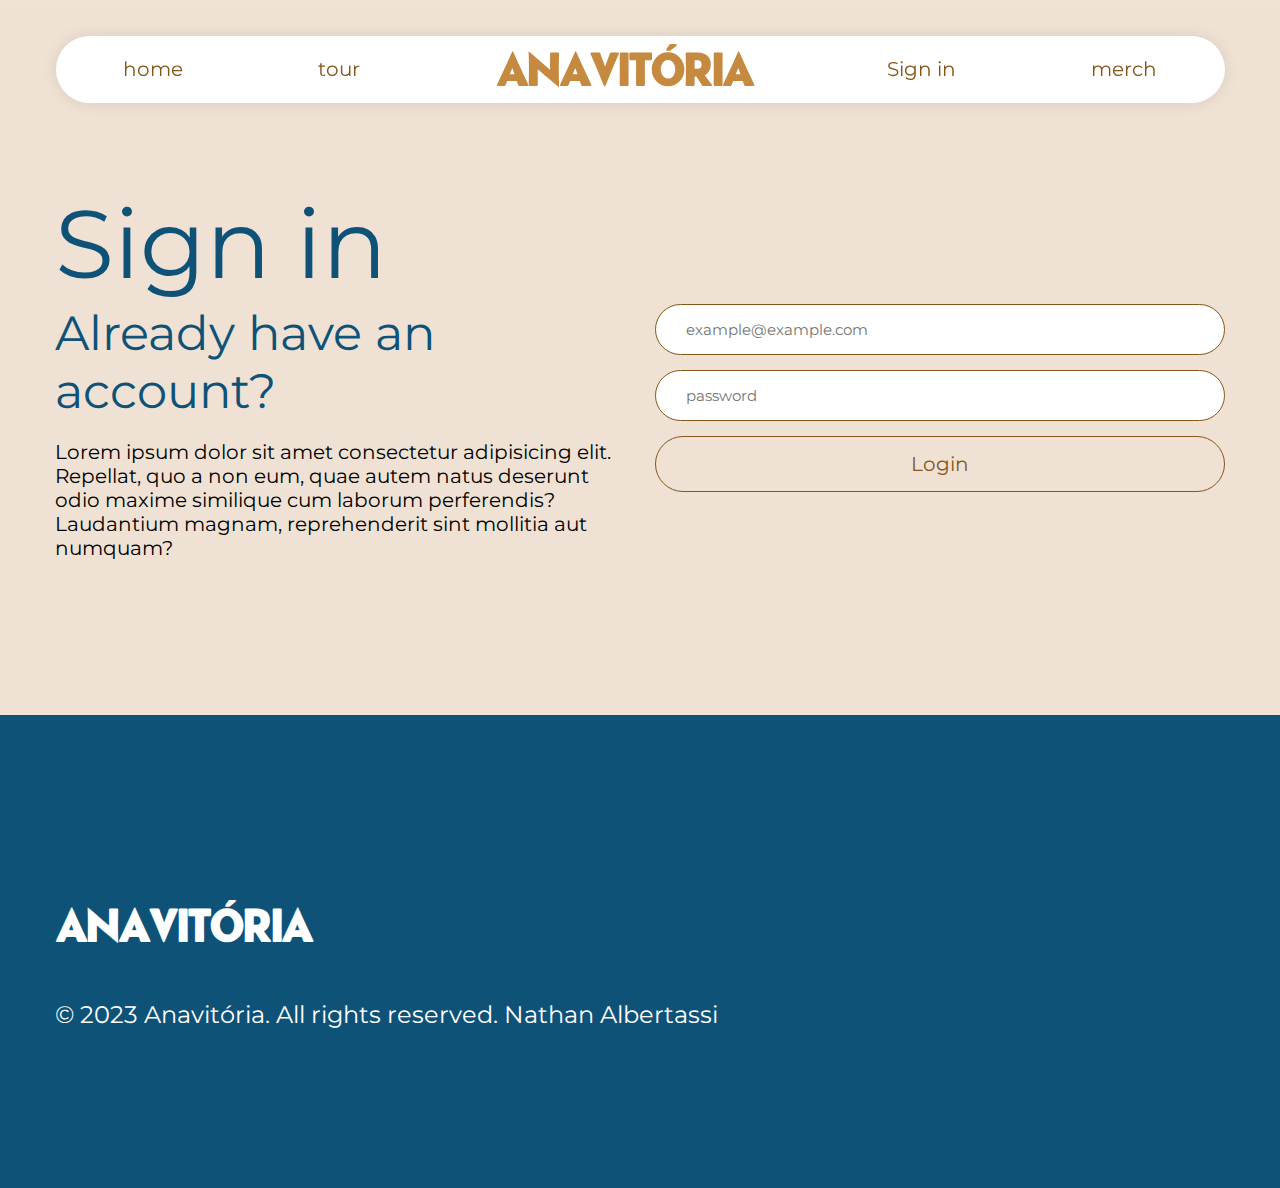
<file: login.html>
<!DOCTYPE html>
<html lang="en">
<head>
    <meta charset="UTF-8">
    <meta name="viewport" content="width=device-width, initial-scale=1.0">

    
    <link rel="stylesheet" href="css/css.css">

    <title>ANAVITÓRIA - Flex elements - Nathan Albertassi</title>

</head>
<body>

    
    <header class="flexHeader" id="mainHeader">
            <nav class="container">
                <a href="index.html">home <span class="color1"></span><span class="color2"></span><span class="color3"></span><span class="color4"></span><span class="color5"></span> </a>
                <a href="tour.html">tour <span class="color1"></span><span class="color2"></span><span class="color3"></span><span class="color4"></span><span class="color5"></span> </a>
                <a href="index.html" class="main-logo">ANAVITÓRIA</a>
                <a href="login.html">Sign in <span class="color1"></span><span class="color2"></span><span class="color3"></span><span class="color4"></span><span class="color5"></span> </a>
                <a href="merch.html">merch <span class="color1"></span><span class="color2"></span><span class="color3"></span><span class="color4"></span><span class="color5"></span> </a>
            </nav>
            <nav class="container navMobile">
                <a href="login.html">Sign in<span class="color1"></span><span class="color2"></span><span class="color3"></span><span class="color4"></span><span class="color5"></span> </a>
                <a href="tour.html">Tour <span class="color1"></span><span class="color2"></span><span class="color3"></span><span class="color4"></span><span class="color5"></span> </a>
                <a href="merch.html">Merch <span class="color1"></span><span class="color2"></span><span class="color3"></span><span class="color4"></span><span class="color5"></span> </a>
            </nav>
    </header>

    <section class="tourPage">
      <div class="container">
        <div class="columns equal-columns">
          <div class="col">
              <h1 class="title">Sign in</h1>
          </div>
        </div>
      </div>

      <div class="container">
        <div class="columns equal-columns">
          <div class="col">
              <h3 class="titles">Already have an account?</h3>
              <p>Lorem ipsum dolor sit amet consectetur adipisicing elit. Repellat, quo a non eum, quae autem natus deserunt odio maxime similique cum laborum perferendis? Laudantium magnam, reprehenderit sint mollitia aut numquam?</p>
          </div>
          <div class="col">
            <form action="">
                <input type="text" placeholder="example@example.com">
                <input type="password" placeholder="password">
                <a class="btnStandard" role="button">Login</a>
            </form>
        </div>
        </div>
      </div>
    </section>




        <footer class="footer">
          <div class="container">
            <div class="columns equal-columns">
              <div class="col">
      
                  <h3 class="logo">ANAVITÓRIA</h3>
                  <p class="intro-text white-text">© 2023 Anavitória. All rights reserved. Nathan Albertassi</p>
                
                
              </div>
            </div>
          </div>
          </footer>


</body>
</html>
</file>
<file: css/css.css>
@import url('https://fonts.googleapis.com/css2?family=Belanosima:wght@600&family=Montserrat:ital,wght@0,100;0,400;0,600;0,700;1,100;1,400;1,600;1,700&display=swap');
/* 
font-family: 'Belanosima', sans-serif;
font-family: 'Montserrat', sans-serif;
*/
*,*::before,*::after {  box-sizing: border-box; font-family: 'Montserrat', sans-serif;}
a {text-decoration: none; }
.white-text { color: #fff !important;}
body { overflow-x: hidden ; min-height: 100vh; font-family: sans-serif;  font-size: 1.25rem;   display: flex; flex-direction: column; padding-top: 150px; background-color: #efe2d4; margin: 0 !important;  }
@media (max-width: 750px) {
    body { align-items: center;  justify-content: center; padding-top: 0; }
}
.container {  width: auto;  max-width: 1200px;   margin: 0 auto;  }
.align-right { text-align: right !important; }
.flexHeader { margin: 0 auto; display: flex; width: 100%; position: fixed; top: 0; z-index: 9999;
  background: rgb(239,226,212);
  background: linear-gradient(0deg, rgba(239,226,212,0) 0%, rgba(239,226,212,1) 100%);
  -moz-transition: all 500ms ease; -ms-transition: all 500ms ease;   -o-transition: all 500ms ease;  transition: all 500ms ease; 
}

.flexHeader.headerBlue { 
  background: rgb(14,82,120);
  background: linear-gradient(0deg, rgba(14,82,120,0) 0%, rgba(14,82,120,1) 100%);
}

.flexHeader  nav { max-width: 1169px; margin: 0 auto; margin-top: 4vh; display: flex; width: 100%; border-radius: 900px; background-color: #fff; -webkit-box-shadow: 0 0 15px 0 rgba(0,0,0,.1);  box-shadow: 0 0 15px 0 rgba(0,0,0,.1); }
.flexHeader  nav a { color: #855619; display: flex; position: relative; padding: .5vw;   flex-grow: 1;   text-align: center;  align-items: center;  justify-content: center; }

nav.navMobile { display: none;}

.flexHeader  nav a span { position: absolute; width: 10%; height: 20px; left: 0; bottom: 0; z-index: 0;
    transition-duration: 350ms;    transition-timing-function: ease;    transition-property: transform;    transform: scaleY(0);    transform-origin: 50% 100%;}
.flexHeader  nav a span.color1 { background-color:#9a6c2f; left: 25%; bottom: 0; transition-delay: calc(50ms * 0); }
.flexHeader  nav a span.color2 { background-color:#dfa456; left: 35%; bottom: 0; transition-delay: calc(50ms * 4); }
.flexHeader  nav a span.color3 { background-color:#c58a3f; left:45%; bottom: 0; transition-delay: calc(50ms * 2); }
.flexHeader  nav a span.color4 { background-color:#855619; left: 55%; bottom: 0; transition-delay: calc(50ms * 3); }
.flexHeader  nav a span.color5 { background-color:#dcbf9a; left: 65%; bottom: 0; transition-delay: calc(50ms * 1); }

.flexHeader  nav a:hover span { transform: scaleY(1); }


@media (max-width: 750px) {
    .flexHeader { width: auto; position: relative; top: 0; margin-bottom: 25px;  }
    .flexHeader  nav a {   display: none; padding: 20px; }
    
    nav.navMobile { position: fixed; left: 0; bottom: 0; width: 100%; border-radius: 0 !important; display: flex; }
    nav.navMobile a { display: block; padding-top: 4vh; padding-bottom: 5vh; }
    nav.navMobile a span { height: 4.5vh;}

    /* bug fix body */
      body { padding-bottom: 95px !important ;}
}

.flexHeader  nav a.main-logo { color: #c58a3f; font-size: 3rem; display: block !important; font-family: 'Belanosima', sans-serif; font-weight: 600; letter-spacing: -3px;  }

  .columns {   display: flex;  }
  .equal-columns > .col { flex: 1; }
  .col {padding-left: 15px; padding-right: 15px;}
  .col-1 { flex: 1.5 !important;}
  .col-2 { flex: 1.5 !important; }
  .col-2s { flex: 2 !important; }
  @media (max-width: 750px) {
    .columns {   display: block; }
    .col {padding-left: 30px; padding-right: 30px;}
  }
  

h1.title { color: #0E5278; font-size: 6rem; font-weight: 400; text-align: left; margin-top: 0;  margin-bottom: 20px; line-height: 5rem;}
h1.title span { color: #0E5278; font-size: 6rem; font-weight: 800; text-align: left; margin-top: 0;  margin-bottom: 20px; line-height: 5rem; letter-spacing: -8px;}

h2.main-title { color: #0E5278; font-size: 6rem; font-weight: 400; text-align: left; margin-top: 0;  margin-bottom: 20px; line-height: 5rem;}
h2.titles { color: #0E5278; font-size: 3.5rem; font-weight: 400; text-align: left; margin-top: 0;  margin-bottom: 20px; line-height: auto;}
h3.titles { color: #0E5278; font-size: 3rem; font-weight: 400; text-align: left; margin-top: 0;  margin-bottom: 20px; line-height: auto;}
@media (max-width: 750px) {
  h2.main-title { font-size: 4rem;}
  h2.titles { font-size: 3rem;}
}

a.btnStandard { overflow: hidden; border-radius: 200px; border: #855619 1px solid; padding: 15px; width: 100%; margin-top: 15px; display: block; text-align: center; color: #855619;  -webkit-transition: all 500ms ease;  -moz-transition: all 500ms ease;   -ms-transition: all 500ms ease;   -o-transition: all 500ms ease;  transition: all 500ms ease; cursor: pointer; }
a.btnStandard:hover { color: #fff; border-color: #0E5278; background-color: #0E5278;} 

input { border-radius: 200px;  border: #855619 1px solid; display: block; width: 100%; font-size: 15px; padding: 15px 30px; margin-bottom: 15px; }

p.intro-text { font-size: 1.5rem; font-weight: 400;}


.fixedContent {  position: -webkit-sticky;   position: -moz-sticky;  position: -ms-sticky;  position: -o-sticky; position: sticky;  height: auto;  top: 180px;  bottom: auto;
}

.bg-image { position: relative; min-height: 300px;}
.bg-image::after { content: ""; width: 80vh; height: 83vh; position: absolute; top: 0; left: 0;
  background: url("../img/image1.jpg")  no-repeat  center center;  background-size: contain; }

/** LISTEN SECTION  **/

.listen { background-color: #0E5278; padding-top: 12vh; padding-bottom: 5vh; margin-top: 100px; position: relative; }
.listen * { color: #fff;}

.responsive-video {  position: relative;  overflow: hidden;  width: 100%;  padding-top: 42%;   overflow: hidden;  border-radius: 40px;}

.responsive-iframe {  position: absolute;  top: 0;  left: 0;  bottom: 0;  right: 0;  width: 100%;  height: 100%;}


/* Merch */
.merchhome { padding-top: 200px; padding-bottom: 200px; background-color:#efe2d4;}

.containerMoving{ 
  position: relative;
  padding-top: 12vh;
  /* padding-bottom: 8vh; */
  padding-left: 5rem;
  /* height: 50vh; */
  width: 100vw;
  overflow-x: hidden;
}

.hscroll, .movingLP{ 
  font-size: 5vw;
  white-space: nowrap;
}
.hscroll {  font-weight: 400; }
.hscroll span { font-weight: 600; letter-spacing: -8px;}
.merchhome {
  background: rgb(239,226,212);
  background: linear-gradient(0deg, rgba(239,226,212,1) 0%, rgba(239,226,212,1) 75%, rgba(239,226,212,0) 100%);
  z-index: 9;
}
/* .merchhome .container {} */
.movingRecord { display: block;
  position: relative;
  padding-top: 0;
  padding-bottom: 20vh;
  width: 100%;
  height: 100%;
}

.record{
  position: absolute;
  bottom: 0; 
  right: 20px;
  width: 120%;
}
.cover{
  position: absolute;
  bottom: 0; 
  right: -40%;
  width: 120%;
}

@media (max-width: 750px) {
  .seelingHome { margin-bottom: 20vh;}
  .record{
    position: absolute;
    bottom: 0; 
    right: 0px;
    width: 50%;
  }
  .cover{
    position: absolute;
    bottom: 0; 
    right: 0;
    width: 50%;
  }
  
}

/** FOOTER **/
.footer { width: 100%; background-color: #0E5278; margin: 0; padding: 0; padding-top: 15vh; padding-bottom: 15vh; position: relative;}

.logo { color: #fff; font-size: 3rem; display: block !important; font-family: 'Belanosima', sans-serif; font-weight: 600; letter-spacing: -3px;  }


/* TOUR */
.tourPage { padding-top: 6vh ; padding-bottom: 15vh;}
.merchPage { padding-top: 6vh ; padding-bottom: 0;}

.list-tour { list-style: none; padding: 0;}
.list-tour li { margin-bottom: 60px; position: relative;}
.list-tour p { margin: 0; margin-bottom: 6px; }
.list-tour h3 { margin: 0; margin-bottom: 6px; font-weight: 400; color: #3F95C4; position: relative;  
  -moz-transition: all 500ms ease; -ms-transition: all 500ms ease;   -o-transition: all 500ms ease;  transition: all 500ms ease; }
.list-tour h3 span { font-weight: 600; }
.list-tour h3::before { content: ""; width: 60%; height: 2px; display: block; background-color: #3F95C4; border-radius: 200px; z-index: -1; -webkit-transition: all 500ms ease;
  position: absolute; bottom: -2px; left: 0; 
  -moz-transition: all 500ms ease; -ms-transition: all 500ms ease;   -o-transition: all 500ms ease;  transition: all 500ms ease; }
  .list-tour li:hover h3 {color: #0E5278;}
  .list-tour li:hover h3::before { color: #fff; width: 100%;}

.list-tour a { overflow: hidden; border-radius: 200px; border: #855619 1px solid; padding: 15px; width: 100%; margin-top: 15px; display: block; text-align: center; color: #855619;  -webkit-transition: all 500ms ease;  -moz-transition: all 500ms ease;   -ms-transition: all 500ms ease;   -o-transition: all 500ms ease;  transition: all 500ms ease; }
.list-tour a span {z-index: 9; display: block; position: relative;  }
.list-tour a:hover { color: #fff; border-color: #0E5278; background-color: #0E5278;}
.list-tour a::after {  position: absolute;  top: 0;  right: 0;  bottom: 0;  left: 0;  z-index: 1;  pointer-events: auto;  content: "";
  background-color: rgba(0,0,0,0); }


.TourdatesBlue {background-color: #0E5278; padding-top: 15vh;}
.TourdatesBlue .list-tour, .TourdatesBlue .list-tour h3 { color: #fff !important;}
.TourdatesBlue .list-tour h3::before {background-color: #fff !important; z-index: 1;}
.TourdatesBlue .list-tour a { color: #fff; border-color: #fff;}
.TourdatesBlue .list-tour a:hover { color: #0E5278; border-color: #0E5278; background-color: #fff;}
</file>
